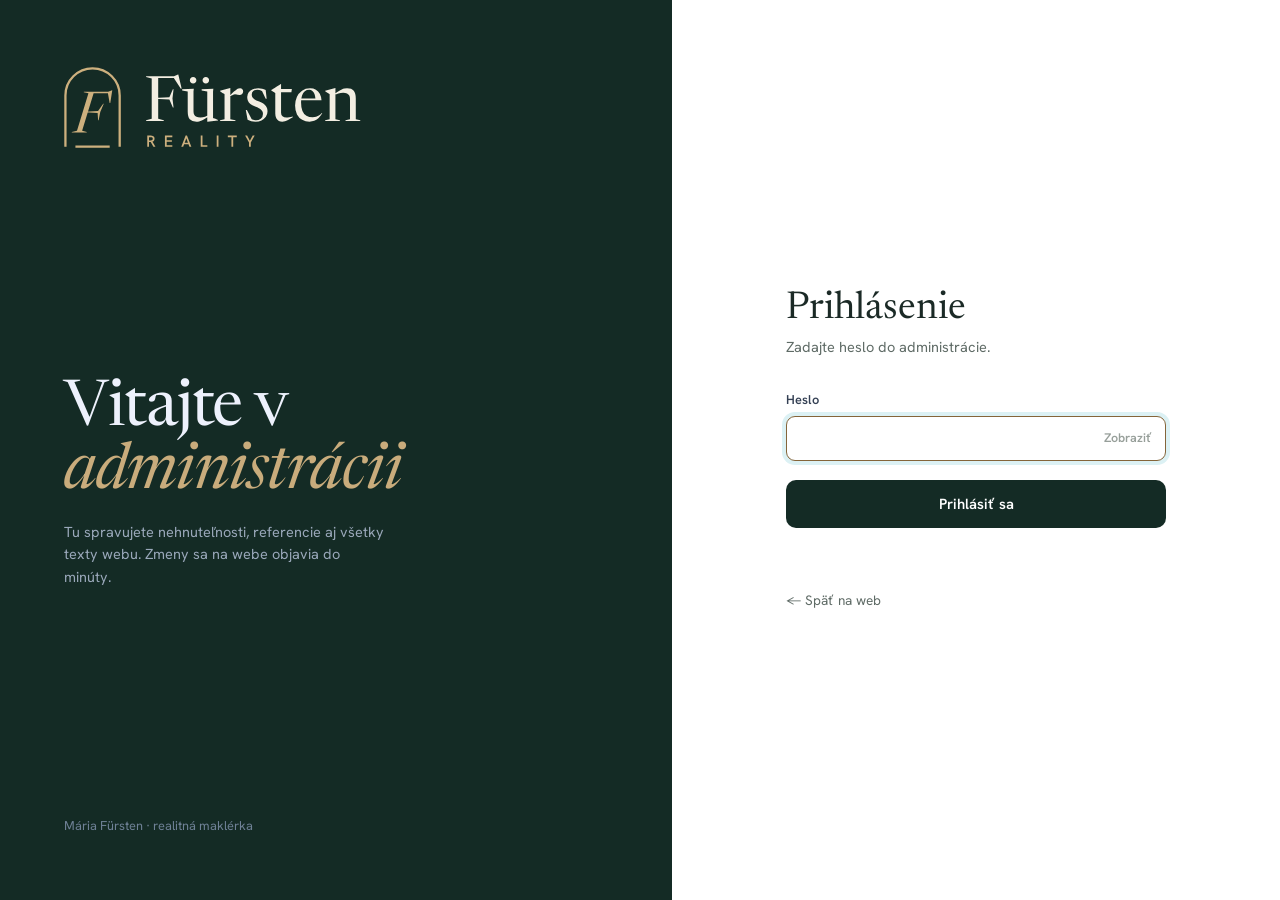
<file: admin/index.html>
<!DOCTYPE html>
<html lang="sk">
<head>
<meta charset="utf-8">
<meta name="viewport" content="width=device-width, initial-scale=1, viewport-fit=cover">
<meta name="robots" content="noindex, nofollow">
<title>Administrácia – Fürsten Reality</title>
<link rel="icon" href="../img/site/mark.svg" type="image/svg+xml">
<link rel="preconnect" href="https://fonts.googleapis.com">
<link rel="preconnect" href="https://fonts.gstatic.com" crossorigin>
<link href="https://fonts.googleapis.com/css2?family=Newsreader:ital,opsz,wght@0,6..72,300..500;1,6..72,300..500&family=Hanken+Grotesk:wght@400..650&display=swap" rel="stylesheet">
<link rel="stylesheet" href="admin.css?v=80fea4e5">
</head>
<body>
<div id="app" aria-live="polite"><div class="boot"><img src="../img/site/logo.svg" alt=""><span class="spin"></span></div></div>
<div id="toasts" aria-live="polite"></div>
<div id="modal-root"></div>
<script src="admin.js?v=bb23c7f6"></script>
</body>
</html>
</file>
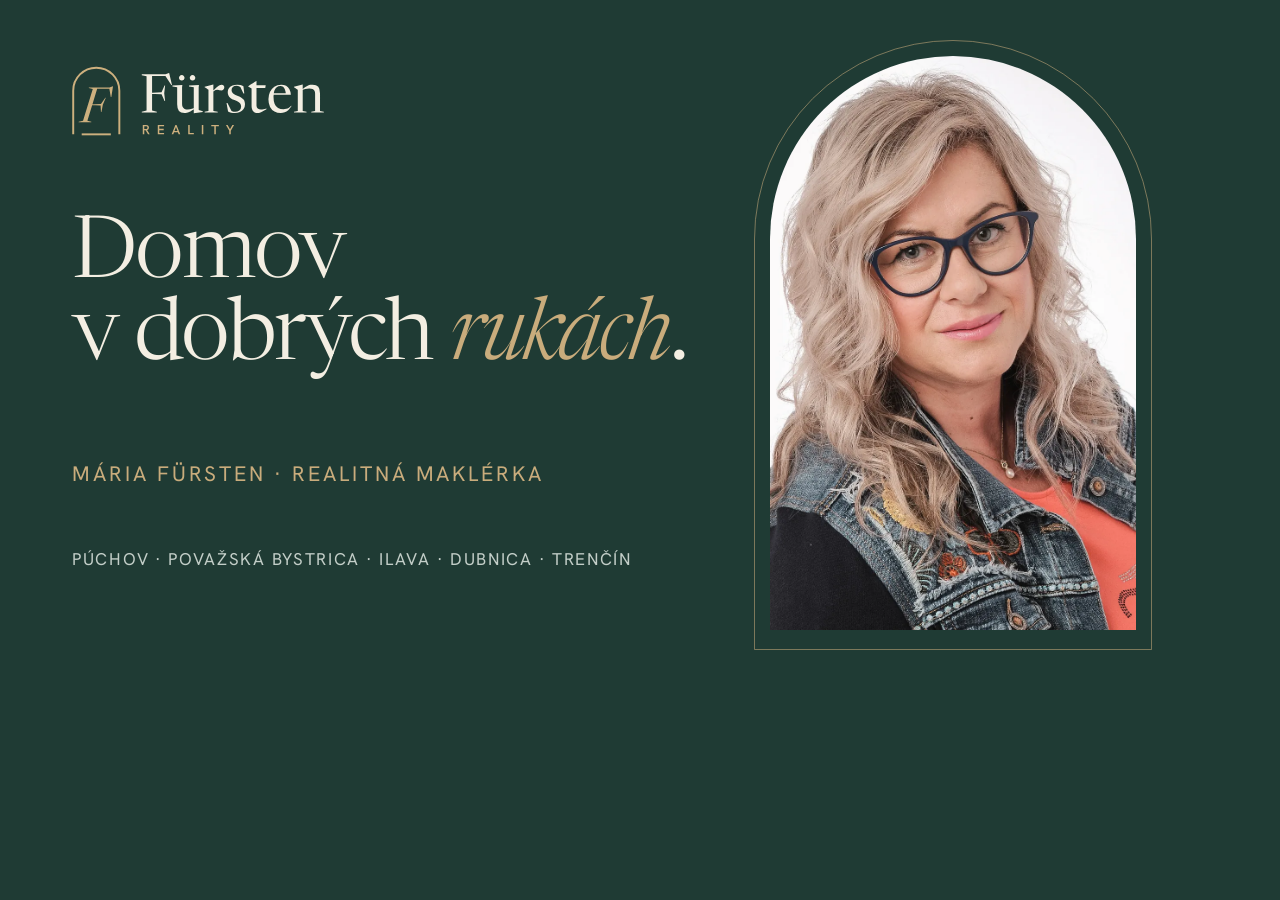
<file: _build/tools/og.html>
<!doctype html><html><head><meta charset="utf-8">
<link href="https://fonts.googleapis.com/css2?family=Newsreader:ital,opsz,wght@0,6..72,300..500;1,6..72,300..500&family=Hanken+Grotesk:wght@400..650&display=swap" rel="stylesheet">
<style>body{margin:0;width:1200px;height:630px;background:#1F3B34;color:#F3EEE2;font-family:'Hanken Grotesk';display:grid;grid-template-columns:1fr 430px;overflow:hidden;position:relative}
.l{padding:64px 0 60px 72px;display:flex;flex-direction:column;justify-content:space-between}
.l img{height:74px;width:auto;align-self:flex-start}
h1{font-family:Newsreader;font-weight:340;font-size:86px;line-height:.95;letter-spacing:-.03em;margin:0}
h1 em{color:#C9AC7C;font-weight:320}
p.s{font-size:17px;color:#C3CEC8;letter-spacing:.1em;margin-top:-18px}
p{margin:0;font-size:21px;letter-spacing:.14em;text-transform:uppercase;color:#C9AC7C}
.r{position:relative;padding:56px 64px 0 0}
.a{width:100%;height:100%;border-radius:999px 999px 0 0;overflow:hidden}
.a img{width:100%;height:100%;object-fit:cover}
.r:before{content:'';position:absolute;inset:40px 48px -20px -16px;border:1.5px solid #C9AC7C;border-radius:999px 999px 0 0;opacity:.55}
</style></head><body>
<div class="l"><img src="../../img/site/logo-light.svg"><h1>Domov<br>v dobrých <em>rukách</em>.</h1><p>Mária Fürsten · realitná maklérka</p><p class="s">Púchov · Považská Bystrica · Ilava · Dubnica · Trenčín</p></div>
<div class="r"><div class="a"><img src="../../img/site/maria-fursten.webp" style="object-position:50% 20%"></div></div>
</body></html>
</file>
<file: admin/admin.css>
/* ============ Administrácia Fürsten Reality ============ */
:root {
  --navy: #142B25; --navy-2: #1F3B34; --navy-3: #2A4A41;
  --teal: #C9AC7C; --teal-d: #85653A; --teal-l: #F3ECDD;
  --bg: #F4F1E9; --card: #FFFFFF; --line: #E4DFD3; --line-2: #EFEBE2;
  --text: #1B2A26; --muted: #5F6B66; --soft: #979F9A;
  --ok: #2F9E6A; --warn: #C98A1B; --danger: #C8423B; --res: #D4A13B;
  --serif: 'Newsreader', Georgia, serif; --sans: 'Hanken Grotesk', system-ui, sans-serif;
  --r: 10px; --r-lg: 16px;
  --shadow: 0 1px 2px rgba(17,29,41,.04), 0 8px 24px rgba(17,29,41,.06);
  --shadow-lg: 0 2px 6px rgba(17,29,41,.06), 0 30px 70px rgba(17,29,41,.18);
  --ease: cubic-bezier(.22,.61,.36,1);
}
*, *::before, *::after { box-sizing: border-box; margin: 0; padding: 0; }
html { -webkit-text-size-adjust: 100%; }
body { font-family: var(--sans); font-size: 14.5px; line-height: 1.55; color: var(--text); background: var(--bg); -webkit-font-smoothing: antialiased; }
img { display: block; max-width: 100%; }
a { color: inherit; text-decoration: none; }
button, input, select, textarea { font: inherit; color: inherit; }
button { cursor: pointer; background: none; border: 0; }
:focus-visible { outline: 2px solid var(--teal-d); outline-offset: 2px; border-radius: 4px; }
::selection { background: var(--teal); color: var(--navy); }
.sr { position: absolute; width: 1px; height: 1px; overflow: hidden; clip: rect(0 0 0 0); }

/* boot */
.boot { min-height: 100vh; display: grid; place-items: center; gap: 1.5rem; align-content: center; }
.boot img { width: 220px; }
.spin { width: 22px; height: 22px; border-radius: 50%; border: 2px solid var(--line); border-top-color: var(--teal-d); animation: spin .8s linear infinite; display: inline-block; }
@keyframes spin { to { transform: rotate(360deg); } }

/* ============ login ============ */
.login { min-height: 100vh; display: grid; grid-template-columns: 1.05fr .95fr; }
.login-art { background: var(--navy); color: #EDF1FC; position: relative; overflow: hidden; padding: clamp(2rem, 5vw, 4.5rem); display: flex; flex-direction: column; justify-content: space-between; }
.login-art img.logo { width: min(320px, 70%); }
.login-art h1 { font-family: var(--serif); font-weight: 400; font-size: clamp(2.6rem, 5vw, 4.6rem); line-height: .98; letter-spacing: -.02em; max-width: 11ch; }
.login-art h1 em { color: var(--teal); }
.login-art p { color: #9AA8BA; max-width: 40ch; margin-top: 1rem; }
.login-art .rings { position: absolute; right: -22%; bottom: -30%; width: 780px; aspect-ratio: 1; pointer-events: none; }
.login-art .rings span { position: absolute; inset: 0; border-radius: 50%; border: 1px solid var(--teal); opacity: 0; animation: ring 8s var(--ease) infinite; }
.login-art .rings span:nth-child(2) { animation-delay: 2s; } .login-art .rings span:nth-child(3) { animation-delay: 4s; } .login-art .rings span:nth-child(4) { animation-delay: 6s; }
@keyframes ring { 0% { transform: scale(.25); opacity: 0; } 15% { opacity: .5; } 100% { transform: scale(1); opacity: 0; } }
.login-art .foot { font-size: .8rem; color: #6F8196; display: flex; gap: 1rem; align-items: center; }
.login-art .foot img { height: 20px; width: auto; }
.login-form { display: grid; place-items: center; padding: 2rem; background: var(--card); }
.login-form form { width: min(380px, 100%); }
.login-form h2 { font-family: var(--serif); font-weight: 400; font-size: 2.4rem; line-height: 1.05; margin-bottom: .4rem; }
.login-form .sub { color: var(--muted); margin-bottom: 2rem; }
.login-form .err { color: var(--danger); font-size: .88rem; min-height: 1.4em; margin-top: .6rem; }
.login-form .back { display: inline-flex; gap: .4rem; align-items: center; color: var(--muted); font-size: .85rem; margin-top: 2rem; }
.login-form .back:hover { color: var(--text); }
.pw-wrap { position: relative; }
.pw-wrap button { position: absolute; right: .5rem; top: 50%; translate: 0 -50%; color: var(--soft); padding: .4rem; font-size: .78rem; font-weight: 600; }
.shake { animation: shake .4s; }
@keyframes shake { 20%, 60% { transform: translateX(-6px); } 40%, 80% { transform: translateX(6px); } }
@media (max-width: 860px) { .login { grid-template-columns: 1fr; } .login-art { min-height: 300px; } .login-art h1 { font-size: 2.6rem; } }

/* ============ shell ============ */
.shell { display: grid; grid-template-columns: 264px 1fr; min-height: 100vh; }
.side { background: var(--navy); color: #C9D3E0; position: sticky; top: 0; height: 100vh; display: flex; flex-direction: column; padding: 1.4rem 1rem 1rem; overflow-y: auto; z-index: 40; }
.side .logo { padding: .3rem .6rem 1.4rem; }
.side .logo img { width: 180px; }
.side .logo small { display: block; font-size: .68rem; letter-spacing: .16em; text-transform: uppercase; color: #6F8196; margin-top: .5rem; }
.side nav { display: flex; flex-direction: column; gap: 2px; }
.side .grp { font-size: .66rem; letter-spacing: .16em; text-transform: uppercase; color: #5D6F84; padding: 1.1rem .75rem .45rem; }
.side a.item { display: flex; align-items: center; gap: .75rem; padding: .62rem .75rem; border-radius: 9px; color: #C9D3E0; font-weight: 500; font-size: .9rem; transition: background .2s, color .2s; }
.side a.item svg { width: 18px; height: 18px; flex: none; opacity: .75; }
.side a.item:hover { background: rgba(255,255,255,.05); color: #fff; }
.side a.item.on { background: rgba(115,199,210,.14); color: #fff; }
.side a.item.on svg { opacity: 1; color: var(--teal); }
.side a.item .count { margin-left: auto; font-size: .72rem; color: #8193A8; background: rgba(255,255,255,.06); padding: .05rem .5rem; border-radius: 100px; }
.side .sub { display: flex; flex-direction: column; margin: 2px 0 4px 2.3rem; border-left: 1px solid rgba(255,255,255,.08); }
.side .sub a { padding: .38rem .8rem; font-size: .83rem; color: #9AA8BA; border-radius: 0 7px 7px 0; }
.side .sub a:hover { color: #fff; }
.side .sub a.on { color: var(--teal); background: rgba(115,199,210,.08); }
.side .foot { margin-top: auto; padding-top: 1rem; display: flex; flex-direction: column; gap: .7rem; }
.me { display: flex; align-items: center; gap: .7rem; padding: .7rem; border-radius: 12px; background: rgba(255,255,255,.04); }
.me img { width: 38px; height: 38px; border-radius: 50%; object-fit: cover; object-position: top; background: var(--teal); }
.me b { display: block; color: #fff; font-size: .88rem; font-weight: 600; }
.me small { color: #8193A8; font-size: .74rem; }
.me button { margin-left: auto; color: #8193A8; padding: .35rem; border-radius: 6px; }
.me button:hover { color: #fff; background: rgba(255,255,255,.08); }
.pub { display: flex; align-items: center; gap: .6rem; font-size: .78rem; padding: .55rem .75rem; border-radius: 9px; background: rgba(255,255,255,.04); color: #9AA8BA; }
.pub i { width: 8px; height: 8px; border-radius: 50%; background: var(--ok); box-shadow: 0 0 0 4px rgba(47,158,106,.18); flex: none; }
.pub.busy i { background: var(--teal); box-shadow: 0 0 0 4px rgba(115,199,210,.2); animation: pulse 1.2s infinite; }
.pub.warn i { background: var(--warn); box-shadow: 0 0 0 4px rgba(201,138,27,.2); }
.pub.off i { background: #5D6F84; box-shadow: none; }
@keyframes pulse { 50% { opacity: .35; } }

.main { min-width: 0; display: flex; flex-direction: column; }
.top { display: flex; align-items: center; gap: 1rem; padding: 1.1rem clamp(1rem, 3vw, 2.4rem); background: rgba(243,245,249,.9); backdrop-filter: saturate(1.4) blur(8px); position: sticky; top: 0; z-index: 30; border-bottom: 1px solid transparent; }
.top.scrolled { border-bottom-color: var(--line); }
.top .burger { display: none; width: 40px; height: 40px; border-radius: 10px; background: var(--card); box-shadow: var(--shadow); place-items: center; }
.crumb { font-size: .8rem; color: var(--muted); display: flex; gap: .5rem; align-items: center; }
.crumb a:hover { color: var(--text); }
.top .actions { margin-left: auto; display: flex; gap: .6rem; align-items: center; }
.page { padding: .6rem clamp(1rem, 3vw, 2.4rem) 7rem; width: 100%; max-width: 1280px; }
.page-head { display: flex; align-items: flex-end; justify-content: space-between; gap: 1rem; flex-wrap: wrap; margin-bottom: 1.6rem; }
.page-head h1 { font-family: var(--serif); font-weight: 400; font-size: clamp(2.1rem, 3.4vw, 2.9rem); line-height: 1; letter-spacing: -.015em; }
.page-head h1 em { color: var(--teal-d); }
.page-head p { color: var(--muted); margin-top: .45rem; max-width: 60ch; }
@media (max-width: 980px) {
  .shell { grid-template-columns: 1fr; }
  .side { position: fixed; inset: 0 auto 0 0; width: 280px; transform: translateX(-100%); transition: transform .35s var(--ease); box-shadow: var(--shadow-lg); }
  .side.open { transform: none; }
  .top .burger { display: grid; }
  .scrim { position: fixed; inset: 0; background: rgba(17,29,41,.4); z-index: 35; }
}

/* ============ primitives ============ */
.btn { display: inline-flex; align-items: center; justify-content: center; gap: .5rem; height: 40px; padding: 0 1.05rem; border-radius: 10px; font-weight: 600; font-size: .86rem; white-space: nowrap; transition: background .2s, box-shadow .2s, color .2s, transform .15s; }
.btn:active { transform: translateY(1px); }
.btn svg { width: 16px; height: 16px; }
.btn-primary { background: var(--navy); color: #fff; }
.btn-primary:hover { background: var(--navy-3); }
.btn-teal { background: var(--teal); color: var(--navy); }
.btn-teal:hover { background: #5DB9C6; }
.btn-ghost { background: var(--card); box-shadow: inset 0 0 0 1px var(--line); }
.btn-ghost:hover { box-shadow: inset 0 0 0 1px #C9D2DE; background: #FAFBFD; }
.btn-danger { background: #FCEDEC; color: var(--danger); }
.btn-danger:hover { background: #F8DCDA; }
.btn-sm { height: 32px; padding: 0 .75rem; font-size: .8rem; border-radius: 8px; }
.btn-lg { height: 48px; padding: 0 1.4rem; font-size: .92rem; }
.btn[disabled] { opacity: .5; pointer-events: none; }
.icon-btn { width: 34px; height: 34px; display: inline-grid; place-items: center; border-radius: 8px; color: var(--muted); transition: background .2s, color .2s; }
.icon-btn:hover { background: var(--line-2); color: var(--text); }
.icon-btn.on { color: var(--teal-d); }
.icon-btn.danger:hover { background: #FCEDEC; color: var(--danger); }
.icon-btn svg { width: 17px; height: 17px; }

.card { background: var(--card); border-radius: var(--r-lg); box-shadow: var(--shadow); }
.card-pad { padding: clamp(1.1rem, 2vw, 1.6rem); }
.card h3 { font-size: 1rem; font-weight: 650; }
.card h3 small { font-weight: 400; color: var(--muted); font-size: .82rem; margin-left: .4rem; }
.card .card-head { display: flex; align-items: center; justify-content: space-between; gap: 1rem; padding: 1.1rem 1.4rem; border-bottom: 1px solid var(--line-2); }
.muted { color: var(--muted); }
.hint { color: var(--muted); font-size: .8rem; margin-top: .35rem; }
.hint code, .md-help code { background: var(--line-2); padding: .05rem .35rem; border-radius: 4px; font-size: .78rem; }

/* forms */
.fgrid { display: grid; grid-template-columns: 1fr 1fr; gap: 1.1rem 1.2rem; }
.fgrid .full { grid-column: 1 / -1; }
.f { display: flex; flex-direction: column; gap: .4rem; min-width: 0; }
.f > label, .f > .lab { font-size: .8rem; font-weight: 600; color: #344054; display: flex; justify-content: space-between; gap: .5rem; }
.f > label .opt { font-weight: 400; color: var(--soft); }
.in, .f input[type=text], .f input[type=url], .f input[type=date], .f input[type=password], .f input[type=number], .f select, .f textarea {
  width: 100%; background: #fff; border: 1px solid #D5DCE6; border-radius: 9px; padding: .62rem .8rem; font-size: .92rem; transition: border-color .2s, box-shadow .2s; }
.f textarea { resize: vertical; min-height: 88px; line-height: 1.55; }
.f textarea.short { min-height: 46px; }
.in:focus, .f input:focus, .f select:focus, .f textarea:focus { outline: none; border-color: var(--teal-d); box-shadow: 0 0 0 4px rgba(115,199,210,.25); }
.f select { appearance: none; background-image: url("data:image/svg+xml,%3Csvg xmlns='http://www.w3.org/2000/svg' width='10' height='6'%3E%3Cpath d='M1 1l4 4 4-4' stroke='%23667085' fill='none' stroke-width='1.5'/%3E%3C/svg%3E"); background-repeat: no-repeat; background-position: right .85rem center; padding-right: 2.2rem; }
.f.big input { font-size: 1.25rem; font-weight: 600; padding: .75rem .9rem; }
.affix { display: flex; align-items: stretch; }
.affix span { display: grid; place-items: center; padding: 0 .75rem; background: var(--line-2); border: 1px solid #D5DCE6; border-right: 0; border-radius: 9px 0 0 9px; color: var(--muted); font-size: .82rem; white-space: nowrap; }
.affix input { border-radius: 0 9px 9px 0 !important; }
@media (max-width: 720px) { .fgrid { grid-template-columns: 1fr; } }

/* toggle */
.tog { display: inline-flex; align-items: center; gap: .65rem; cursor: pointer; user-select: none; font-size: .88rem; }
.tog input { position: absolute; opacity: 0; pointer-events: none; }
.tog .sw { width: 38px; height: 22px; border-radius: 100px; background: #D5DCE6; position: relative; transition: background .2s; flex: none; }
.tog .sw::after { content: ''; position: absolute; top: 3px; left: 3px; width: 16px; height: 16px; border-radius: 50%; background: #fff; box-shadow: 0 1px 3px rgba(0,0,0,.2); transition: transform .25s var(--ease); }
.tog input:checked + .sw { background: var(--teal-d); }
.tog input:checked + .sw::after { transform: translateX(16px); }
.tog input:focus-visible + .sw { outline: 2px solid var(--teal-d); outline-offset: 2px; }

/* segmented */
.seg { display: inline-flex; flex-wrap: wrap; gap: 4px; padding: 4px; background: var(--line-2); border-radius: 11px; }
.seg button { padding: .45rem .8rem; border-radius: 8px; font-size: .82rem; font-weight: 600; color: var(--muted); display: inline-flex; align-items: center; gap: .45rem; }
.seg button:hover { color: var(--text); }
.seg button.on { background: #fff; color: var(--text); box-shadow: 0 1px 3px rgba(17,29,41,.1); }
.seg button .dot { width: 7px; height: 7px; border-radius: 50%; }
.seg button sup { font-size: .7rem; color: var(--soft); top: 0; }

/* status pills */
.st { display: inline-flex; align-items: center; gap: .4rem; font-size: .74rem; font-weight: 600; padding: .22rem .6rem; border-radius: 100px; white-space: nowrap; }
.st::before { content: ''; width: 6px; height: 6px; border-radius: 50%; background: currentColor; }
.st-aktualne, .st-nabidka { background: #E6F5EE; color: var(--ok); }
.st-rezervovane { background: #FBF1DC; color: #A7780F; }
.st-predane, .st-prenajate { background: #EEF0F4; color: #475467; }
.st-hidden { background: #FCEDEC; color: var(--danger); }
.dot-aktualne { background: var(--ok); } .dot-rezervovane { background: var(--res); } .dot-predane, .dot-prenajate { background: #98A2B3; }

/* ============ dashboard ============ */
.welcome { background: var(--navy); color: #EDF1FC; border-radius: 20px; padding: clamp(1.4rem, 3vw, 2.4rem); display: grid; grid-template-columns: 1fr auto; gap: 1.5rem; align-items: center; position: relative; overflow: hidden; margin-bottom: 1.4rem; }
.welcome h2 { font-family: var(--serif); font-weight: 400; font-size: clamp(2rem, 3.6vw, 3rem); line-height: 1; }
.welcome h2 em { color: var(--teal); }
.welcome p { color: #9AA8BA; margin-top: .6rem; max-width: 52ch; }
.welcome .acts { display: flex; flex-wrap: wrap; gap: .6rem; margin-top: 1.3rem; }
.welcome .btn-ghost { background: rgba(255,255,255,.06); color: #fff; box-shadow: inset 0 0 0 1px rgba(255,255,255,.14); }
.welcome .btn-ghost:hover { background: rgba(255,255,255,.12); }
.welcome .avatar { width: 150px; height: 150px; border-radius: 50%; background: var(--teal); overflow: hidden; position: relative; z-index: 1; }
.welcome .avatar img { width: 100%; height: 100%; object-fit: cover; }
.welcome .rings { position: absolute; right: -60px; top: 50%; translate: 0 -50%; width: 420px; aspect-ratio: 1; }
.welcome .rings span { position: absolute; inset: 0; border-radius: 50%; border: 1px solid var(--teal); opacity: 0; animation: ring 7s var(--ease) infinite; }
.welcome .rings span:nth-child(2) { animation-delay: 2.3s; } .welcome .rings span:nth-child(3) { animation-delay: 4.6s; }
@media (max-width: 640px) { .welcome { grid-template-columns: 1fr; } .welcome .avatar { display: none; } }
.stats { display: grid; grid-template-columns: repeat(5, 1fr); gap: 1rem; margin-bottom: 1.4rem; }
.stat { padding: 1.2rem 1.3rem; display: flex; flex-direction: column; gap: .2rem; transition: transform .2s, box-shadow .2s; }
a.stat:hover { transform: translateY(-2px); box-shadow: var(--shadow-lg); }
.stat small { color: var(--muted); font-size: .78rem; font-weight: 600; letter-spacing: .02em; }
.stat b { font-family: var(--serif); font-weight: 400; font-size: 2.6rem; line-height: 1; letter-spacing: -.02em; }
.stat .bar { height: 4px; border-radius: 4px; background: var(--line-2); margin-top: .6rem; overflow: hidden; }
.stat .bar i { display: block; height: 100%; background: var(--teal); border-radius: 4px; }
@media (max-width: 1100px) { .stats { grid-template-columns: repeat(3, 1fr); } }
@media (max-width: 640px) { .stats { grid-template-columns: repeat(2, 1fr); } }
.dash-grid { display: grid; grid-template-columns: 1.4fr 1fr; gap: 1.4rem; }
@media (max-width: 1000px) { .dash-grid { grid-template-columns: 1fr; } }
.qa { display: grid; grid-template-columns: 1fr 1fr; gap: .8rem; padding: 1.2rem 1.4rem 1.4rem; }
.qa a { display: flex; align-items: center; gap: .9rem; padding: 1rem; border-radius: 12px; border: 1px solid var(--line); transition: border-color .2s, background .2s; }
.qa a:hover { border-color: var(--teal); background: #FAFDFE; }
.qa a .ic { width: 42px; height: 42px; border-radius: 11px; background: var(--teal-l); color: var(--teal-d); display: grid; place-items: center; flex: none; }
.qa a .ic svg { width: 20px; height: 20px; }
.qa a b { display: block; font-size: .9rem; }
.qa a small { color: var(--muted); font-size: .78rem; }
@media (max-width: 560px) { .qa { grid-template-columns: 1fr; } }
.recent { list-style: none; }
.recent li { display: flex; align-items: center; gap: .9rem; padding: .75rem 1.4rem; border-top: 1px solid var(--line-2); }
.recent li:first-child { border-top: 0; }
.recent img { width: 52px; height: 40px; border-radius: 7px; object-fit: cover; background: var(--line-2); }
.recent .t { min-width: 0; flex: 1; }
.recent .t b { display: block; font-size: .88rem; white-space: nowrap; overflow: hidden; text-overflow: ellipsis; font-weight: 600; }
.recent .t small { color: var(--muted); font-size: .76rem; }
.tip { padding: 1.3rem 1.4rem; border-top: 1px solid var(--line-2); font-size: .86rem; color: #475467; }
.tip b { color: var(--text); }
.banner { display: flex; gap: 1rem; align-items: flex-start; padding: 1rem 1.2rem; border-radius: 12px; margin-bottom: 1.2rem; font-size: .88rem; }
.banner svg { width: 20px; height: 20px; flex: none; margin-top: 1px; }
.banner b { display: block; margin-bottom: .15rem; }
.banner .btn { margin-left: auto; flex: none; }
.banner.warn { background: #FFF6E6; color: #7A5410; }
.banner.info { background: var(--teal-l); color: #155E67; }
.banner.err { background: #FCEDEC; color: #8E2B25; }

/* ============ tables / lists ============ */
.toolbar { display: flex; gap: .8rem; align-items: center; flex-wrap: wrap; margin-bottom: 1rem; }
.search { position: relative; flex: 1; min-width: 200px; max-width: 360px; }
.search input { width: 100%; height: 40px; border-radius: 10px; border: 1px solid #D5DCE6; background: #fff; padding: 0 .9rem 0 2.4rem; }
.search input:focus { outline: none; border-color: var(--teal-d); box-shadow: 0 0 0 4px rgba(115,199,210,.25); }
.search svg { position: absolute; left: .8rem; top: 50%; translate: 0 -50%; width: 16px; color: var(--soft); }
.rows { list-style: none; }
.row { display: grid; grid-template-columns: 26px 76px minmax(0, 1fr) 140px 150px auto; gap: 1rem; align-items: center; padding: .7rem 1.1rem .7rem .6rem; border-top: 1px solid var(--line-2); background: #fff; transition: background .15s; }
.row:first-child { border-top: 0; }
.row:hover { background: #FAFBFD; }
.row.dragging { opacity: .4; }
.row.over { box-shadow: inset 0 2px 0 var(--teal-d); }
.handle { color: #C3CBD6; cursor: grab; display: grid; place-items: center; height: 100%; }
.handle:hover { color: var(--muted); }
.handle svg { width: 16px; }
.row .thumb { width: 76px; height: 56px; border-radius: 8px; object-fit: cover; background: var(--line-2); }
.row .ttl { min-width: 0; }
.row .ttl a { font-weight: 600; display: block; white-space: nowrap; overflow: hidden; text-overflow: ellipsis; }
.row .ttl a:hover { color: var(--teal-d); }
.row .ttl small { color: var(--muted); font-size: .78rem; display: block; white-space: nowrap; overflow: hidden; text-overflow: ellipsis; }
.row .price { font-weight: 600; font-size: .86rem; white-space: nowrap; }
.row .price small { display: block; font-weight: 400; color: var(--muted); font-size: .76rem; }
.row select.st-sel { appearance: none; border: 0; font-size: .76rem; font-weight: 600; padding: .3rem 1.6rem .3rem .7rem; border-radius: 100px; cursor: pointer; background-image: url("data:image/svg+xml,%3Csvg xmlns='http://www.w3.org/2000/svg' width='8' height='5'%3E%3Cpath d='M1 1l3 3 3-3' stroke='%23667085' fill='none' stroke-width='1.3'/%3E%3C/svg%3E"); background-repeat: no-repeat; background-position: right .6rem center; }
.row .acts { display: flex; gap: 2px; }
.row.is-hidden .thumb, .row.is-hidden .ttl { opacity: .45; }
.empty { padding: 3rem 1.5rem; text-align: center; color: var(--muted); }
.empty b { display: block; font-family: var(--serif); font-weight: 400; font-size: 1.7rem; color: var(--text); margin-bottom: .3rem; }
@media (max-width: 900px) {
  .row { grid-template-columns: 22px 64px minmax(0, 1fr) auto; gap: .7rem; }
  .row .price, .row .stcell { display: none; }
  .row .thumb { width: 64px; height: 48px; }
}

/* ============ editor ============ */
.ed { display: grid; grid-template-columns: minmax(0, 1fr) 330px; gap: 1.4rem; align-items: start; }
.ed-side { position: sticky; top: 84px; display: flex; flex-direction: column; gap: 1.2rem; }
@media (max-width: 1100px) { .ed { grid-template-columns: 1fr; } .ed-side { position: static; } }
.sec { margin-bottom: 1.4rem; }
.sec > .card-head h3 { display: flex; align-items: center; gap: .6rem; }
.sec > .card-head h3 .n { width: 24px; height: 24px; border-radius: 7px; background: var(--teal-l); color: var(--teal-d); font-size: .75rem; display: grid; place-items: center; }
.facts { display: grid; gap: .6rem; }
.fact { display: grid; grid-template-columns: 1fr 1fr 34px; gap: .6rem; }
.pv-card { overflow: hidden; }
.pv-card .img { aspect-ratio: 4 / 3; background: var(--line-2); position: relative; }
.pv-card .img img { width: 100%; height: 100%; object-fit: cover; }
.pv-card .img .st { position: absolute; top: .7rem; left: .7rem; background: rgba(255,255,255,.95); }
.pv-card .body { padding: 1rem 1.1rem 1.2rem; }
.pv-card .body small { color: var(--muted); font-size: .76rem; display: flex; justify-content: space-between; }
.pv-card .body b { font-family: var(--serif); font-weight: 400; font-size: 1.35rem; display: block; line-height: 1.15; margin: .35rem 0; }
.pv-label { font-size: .7rem; letter-spacing: .14em; text-transform: uppercase; color: var(--soft); font-weight: 600; padding: .9rem 1.1rem 0; }
.side-list { display: flex; flex-direction: column; gap: .9rem; padding: 1.1rem 1.2rem; }
.side-list .tog { justify-content: space-between; width: 100%; }
.side-list .tog span:first-child { display: flex; flex-direction: column; }
.side-list .tog small { color: var(--muted); font-size: .76rem; }

/* images */
.drop { border: 1.5px dashed #C9D2DE; border-radius: 12px; padding: 1.4rem; text-align: center; color: var(--muted); transition: border-color .2s, background .2s; cursor: pointer; font-size: .86rem; }
.drop:hover, .drop.over { border-color: var(--teal-d); background: #F6FCFD; color: var(--text); }
.drop svg { width: 26px; height: 26px; margin: 0 auto .5rem; color: var(--teal-d); }
.drop b { color: var(--text); }
.gal { display: grid; grid-template-columns: repeat(auto-fill, minmax(130px, 1fr)); gap: .7rem; margin-bottom: .9rem; }
.gal:empty { display: none; }
.gi { position: relative; aspect-ratio: 4 / 3; border-radius: 10px; overflow: hidden; background: var(--line-2); cursor: grab; box-shadow: 0 0 0 1px var(--line); }
.gi img { width: 100%; height: 100%; object-fit: cover; pointer-events: none; }
.gi.contain img { object-fit: contain; background: #fff; }
.gi .x { position: absolute; top: 6px; right: 6px; width: 26px; height: 26px; border-radius: 50%; background: rgba(17,29,41,.72); color: #fff; display: grid; place-items: center; opacity: 0; transition: opacity .2s; }
.gi:hover .x, .gi:focus-within .x { opacity: 1; }
.gi .x svg { width: 12px; }
.gi .cover { position: absolute; left: 6px; bottom: 6px; font-size: .68rem; font-weight: 700; background: var(--teal); color: var(--navy); padding: .1rem .5rem; border-radius: 100px; }
.gi .new { position: absolute; left: 6px; top: 6px; font-size: .64rem; font-weight: 700; background: var(--navy); color: #fff; padding: .1rem .45rem; border-radius: 100px; }
.gi.dragging { opacity: .35; } .gi.over { box-shadow: 0 0 0 2px var(--teal-d); }
.img-pick { display: flex; gap: .9rem; align-items: center; }
.img-pick .pv { width: 120px; height: 84px; border-radius: 9px; overflow: hidden; background: var(--line-2) center/cover; flex: none; box-shadow: 0 0 0 1px var(--line); display: grid; place-items: center; color: var(--soft); font-size: .72rem; }
.img-pick .pv img { width: 100%; height: 100%; object-fit: contain; background: repeating-conic-gradient(#F1F3F7 0 25%, #fff 0 50%) 0 0 / 14px 14px; }
.img-pick .bts { display: flex; flex-wrap: wrap; gap: .4rem; }
.img-pick .path { font-size: .74rem; color: var(--soft); word-break: break-all; margin-top: .35rem; }

/* rich editor (Quill) */
.rte { border: 1px solid #D5DCE6; border-radius: 10px; background: #fff; overflow: hidden; }
.rte .ql-toolbar.ql-snow { border: 0; border-bottom: 1px solid var(--line); background: #FAFBFD; padding: .5rem; font-family: var(--sans); }
.rte .ql-container.ql-snow { border: 0; font-family: var(--sans); font-size: .98rem; }
.rte .ql-editor { min-height: 320px; line-height: 1.7; padding: 1.2rem 1.3rem; }
.rte .ql-editor h2, .rte .ql-editor h3 { font-family: var(--serif); font-weight: 400; letter-spacing: -.01em; margin: 1.2em 0 .4em; }
.rte .ql-editor h2 { font-size: 1.9rem; } .rte .ql-editor h3 { font-size: 1.5rem; }
.rte .ql-editor p { margin-bottom: .7em; }
.rte .ql-editor.ql-blank::before { font-style: normal; color: var(--soft); }
.rte-loading { padding: 2rem; color: var(--muted); display: flex; gap: .7rem; align-items: center; }

/* texts (schema) */
.tabs { display: flex; gap: .3rem; overflow-x: auto; scrollbar-width: none; margin-bottom: 1.2rem; padding-bottom: 2px; }
.tabs::-webkit-scrollbar { display: none; }
.tabs a { padding: .55rem .95rem; border-radius: 100px; font-size: .84rem; font-weight: 600; color: var(--muted); white-space: nowrap; background: #fff; box-shadow: inset 0 0 0 1px var(--line); }
.tabs a:hover { color: var(--text); }
.tabs a.on { background: var(--navy); color: #fff; box-shadow: none; }
details.acc { margin-bottom: 1rem; }
details.acc > summary { list-style: none; cursor: pointer; display: flex; align-items: center; gap: .8rem; padding: 1.05rem 1.4rem; font-weight: 650; }
details.acc > summary::-webkit-details-marker { display: none; }
details.acc > summary .chev { margin-left: auto; transition: transform .25s var(--ease); color: var(--soft); }
details.acc[open] > summary .chev { transform: rotate(180deg); }
details.acc > summary small { font-weight: 400; color: var(--muted); font-size: .8rem; }
details.acc > .acc-body { padding: .3rem 1.4rem 1.5rem; border-top: 1px solid var(--line-2); display: grid; gap: 1.2rem; padding-top: 1.2rem; }
.md-help { font-size: .76rem; color: var(--muted); display: flex; gap: .8rem; flex-wrap: wrap; margin-top: .3rem; }
.md-help em { color: var(--teal-d); }
.li-ed { display: flex; flex-direction: column; gap: .6rem; }
.li { border: 1px solid var(--line); border-radius: 12px; background: #FCFDFE; }
.li-h { display: flex; align-items: center; gap: .5rem; padding: .55rem .6rem .55rem .9rem; cursor: pointer; }
.li-h .num { width: 22px; height: 22px; border-radius: 6px; background: var(--line-2); font-size: .72rem; display: grid; place-items: center; color: var(--muted); font-weight: 700; flex: none; }
.li-h .t { font-weight: 600; font-size: .88rem; min-width: 0; flex: 1; white-space: nowrap; overflow: hidden; text-overflow: ellipsis; }
.li-h .t small { color: var(--soft); font-weight: 400; }
.li-b { display: none; padding: .4rem .9rem 1rem; gap: .9rem; }
.li.open .li-b { display: grid; }
.li.open { background: #fff; box-shadow: var(--shadow); }
.li-add { align-self: flex-start; }

/* reviews */
.rev-grid { display: grid; grid-template-columns: repeat(auto-fill, minmax(320px, 1fr)); gap: 1rem; }
.rv { padding: 1.2rem 1.3rem; display: flex; flex-direction: column; gap: .7rem; }
.rv.is-hidden { opacity: .55; }
.rv .stars { color: var(--teal-d); letter-spacing: .1em; }
.rv p { font-size: .9rem; color: #344054; display: -webkit-box; -webkit-line-clamp: 5; -webkit-box-orient: vertical; overflow: hidden; }
.rv footer { display: flex; align-items: center; gap: .6rem; margin-top: auto; font-size: .82rem; }
.rv footer b { font-weight: 650; }
.rv footer .acts { margin-left: auto; display: flex; gap: 2px; }
.star-pick { display: flex; gap: .15rem; }
.star-pick button { font-size: 1.6rem; color: #D5DCE6; line-height: 1; padding: 0 .1rem; }
.star-pick button.on { color: var(--teal-d); }

/* posts */
.post-grid { display: grid; grid-template-columns: repeat(auto-fill, minmax(280px, 1fr)); gap: 1.1rem; }
.pc { overflow: hidden; display: flex; flex-direction: column; transition: transform .2s, box-shadow .2s; }
.pc:hover { transform: translateY(-2px); box-shadow: var(--shadow-lg); }
.pc .img { aspect-ratio: 16 / 10; background: var(--line-2); }
.pc .img img { width: 100%; height: 100%; object-fit: cover; }
.pc .b { padding: 1rem 1.1rem 1.1rem; display: flex; flex-direction: column; gap: .35rem; flex: 1; }
.pc .b small { color: var(--muted); font-size: .76rem; display: flex; justify-content: space-between; align-items: center; }
.pc .b b { font-family: var(--serif); font-weight: 400; font-size: 1.3rem; line-height: 1.15; }

/* savebar */
.savebar { position: fixed; left: 50%; bottom: 1.2rem; translate: -50% 140%; z-index: 60; display: flex; align-items: center; gap: 1rem; background: var(--navy); color: #fff; padding: .6rem .6rem .6rem 1.2rem; border-radius: 14px; box-shadow: var(--shadow-lg); transition: translate .45s var(--ease); max-width: calc(100vw - 2rem); }
.savebar { visibility: hidden; transition: translate .45s var(--ease), visibility 0s .45s; }
.savebar.show { translate: -50% 0; visibility: visible; transition: translate .45s var(--ease); }
.savebar .txt { font-size: .86rem; }
.savebar .txt small { display: block; color: #9AA8BA; font-size: .76rem; }
.savebar .btn-ghost { background: transparent; color: #C9D3E0; box-shadow: inset 0 0 0 1px rgba(255,255,255,.18); }
.savebar .btn-ghost:hover { background: rgba(255,255,255,.08); color: #fff; }
@media (min-width: 981px) { .savebar { left: calc(50% + 132px); } }

/* toasts */
#toasts { position: fixed; top: 1rem; right: 1rem; z-index: 200; display: flex; flex-direction: column; gap: .6rem; pointer-events: none; }
.toast { pointer-events: auto; display: flex; gap: .7rem; align-items: flex-start; min-width: 280px; max-width: 400px; background: #fff; border-radius: 12px; padding: .85rem 1rem; box-shadow: var(--shadow-lg); font-size: .87rem; animation: tin .35s var(--ease); border-left: 4px solid var(--teal-d); }
.toast.ok { border-left-color: var(--ok); } .toast.err { border-left-color: var(--danger); }
.toast b { display: block; }
.toast small { color: var(--muted); }
@keyframes tin { from { transform: translateY(-8px); opacity: 0; } }

/* modal */
.modal-bg { position: fixed; inset: 0; z-index: 150; background: rgba(17,29,41,.5); display: grid; place-items: center; padding: 1rem; animation: fade .2s; }
@keyframes fade { from { opacity: 0; } }
.modal { background: #fff; border-radius: 18px; box-shadow: var(--shadow-lg); width: min(560px, 100%); max-height: calc(100vh - 2rem); overflow: auto; animation: pop .3s var(--ease); }
.modal.wide { width: min(980px, 100%); }
@keyframes pop { from { transform: translateY(12px) scale(.98); opacity: 0; } }
.modal-h { padding: 1.3rem 1.5rem .4rem; display: flex; align-items: flex-start; gap: 1rem; }
.modal-h h3 { font-family: var(--serif); font-weight: 400; font-size: 1.8rem; line-height: 1.05; }
.modal-h .icon-btn { margin-left: auto; }
.modal-b { padding: .6rem 1.5rem 1.2rem; color: #344054; }
.modal-b p + p { margin-top: .6rem; }
.modal-b ol { padding-left: 1.2rem; display: grid; gap: .45rem; }
.modal-f { padding: 1rem 1.5rem 1.4rem; display: flex; gap: .6rem; justify-content: flex-end; flex-wrap: wrap; }
.lib { display: grid; grid-template-columns: repeat(auto-fill, minmax(120px, 1fr)); gap: .6rem; max-height: 60vh; overflow: auto; padding: .2rem; }
.lib button { aspect-ratio: 4 / 3; border-radius: 9px; overflow: hidden; background: var(--line-2); box-shadow: 0 0 0 1px var(--line); }
.lib button:hover { box-shadow: 0 0 0 2px var(--teal-d); }
.lib img { width: 100%; height: 100%; object-fit: cover; }

.kbd { font-size: .72rem; border: 1px solid var(--line); border-bottom-width: 2px; padding: 0 .35rem; border-radius: 5px; color: var(--muted); }
.progress-line { position: fixed; top: 0; left: 0; right: 0; height: 3px; background: linear-gradient(90deg, var(--teal), var(--teal-d)); transform-origin: left; animation: prog 1.4s ease-in-out infinite; z-index: 300; }
@keyframes prog { 0% { transform: scaleX(0); } 60% { transform: scaleX(.8); } 100% { transform: scaleX(1); opacity: 0; } }

/* ============ Fürsten additions ============ */
.login-art img.logo { width: min(300px, 70%); }
.f.todo input, .f.todo textarea { border-color: #D9A441; background: #FFFBF1; }
.todo-b { display: inline-block; margin-left: .5rem; font-size: .68rem; font-weight: 700; letter-spacing: .06em; text-transform: uppercase; background: #FBF1DC; color: #A7780F; padding: .15rem .5rem; border-radius: 999px; vertical-align: 1px; }
.checklist { list-style: none; padding: 0; margin: 0; display: grid; gap: .5rem; }
.checklist li { display: flex; gap: .7rem; align-items: center; padding: .7rem .9rem; border-radius: 10px; background: var(--line-2); font-size: .9rem; }
.checklist li.ok { opacity: .65; }
.checklist li .ck { width: 22px; height: 22px; border-radius: 50%; display: grid; place-items: center; flex: none; border: 1.5px solid #D9A441; color: #A7780F; font-size: .8rem; font-weight: 700; }
.checklist li.ok .ck { border-color: var(--ok); background: var(--ok); color: #fff; }
.checklist li a { margin-left: auto; font-weight: 600; color: var(--teal-d); white-space: nowrap; }
.param-note { font-size: .82rem; color: var(--muted); margin: -.3rem 0 .9rem; }
.mono-av { width: 44px; height: 44px; border-radius: 50%; background: var(--navy-2); color: var(--teal); display: grid; place-items: center; font-family: var(--serif); font-style: italic; font-size: 1.1rem; flex: none; }
.welcome .avatar .mono-av { width: 100%; height: 100%; font-size: 3rem; }
</file>
